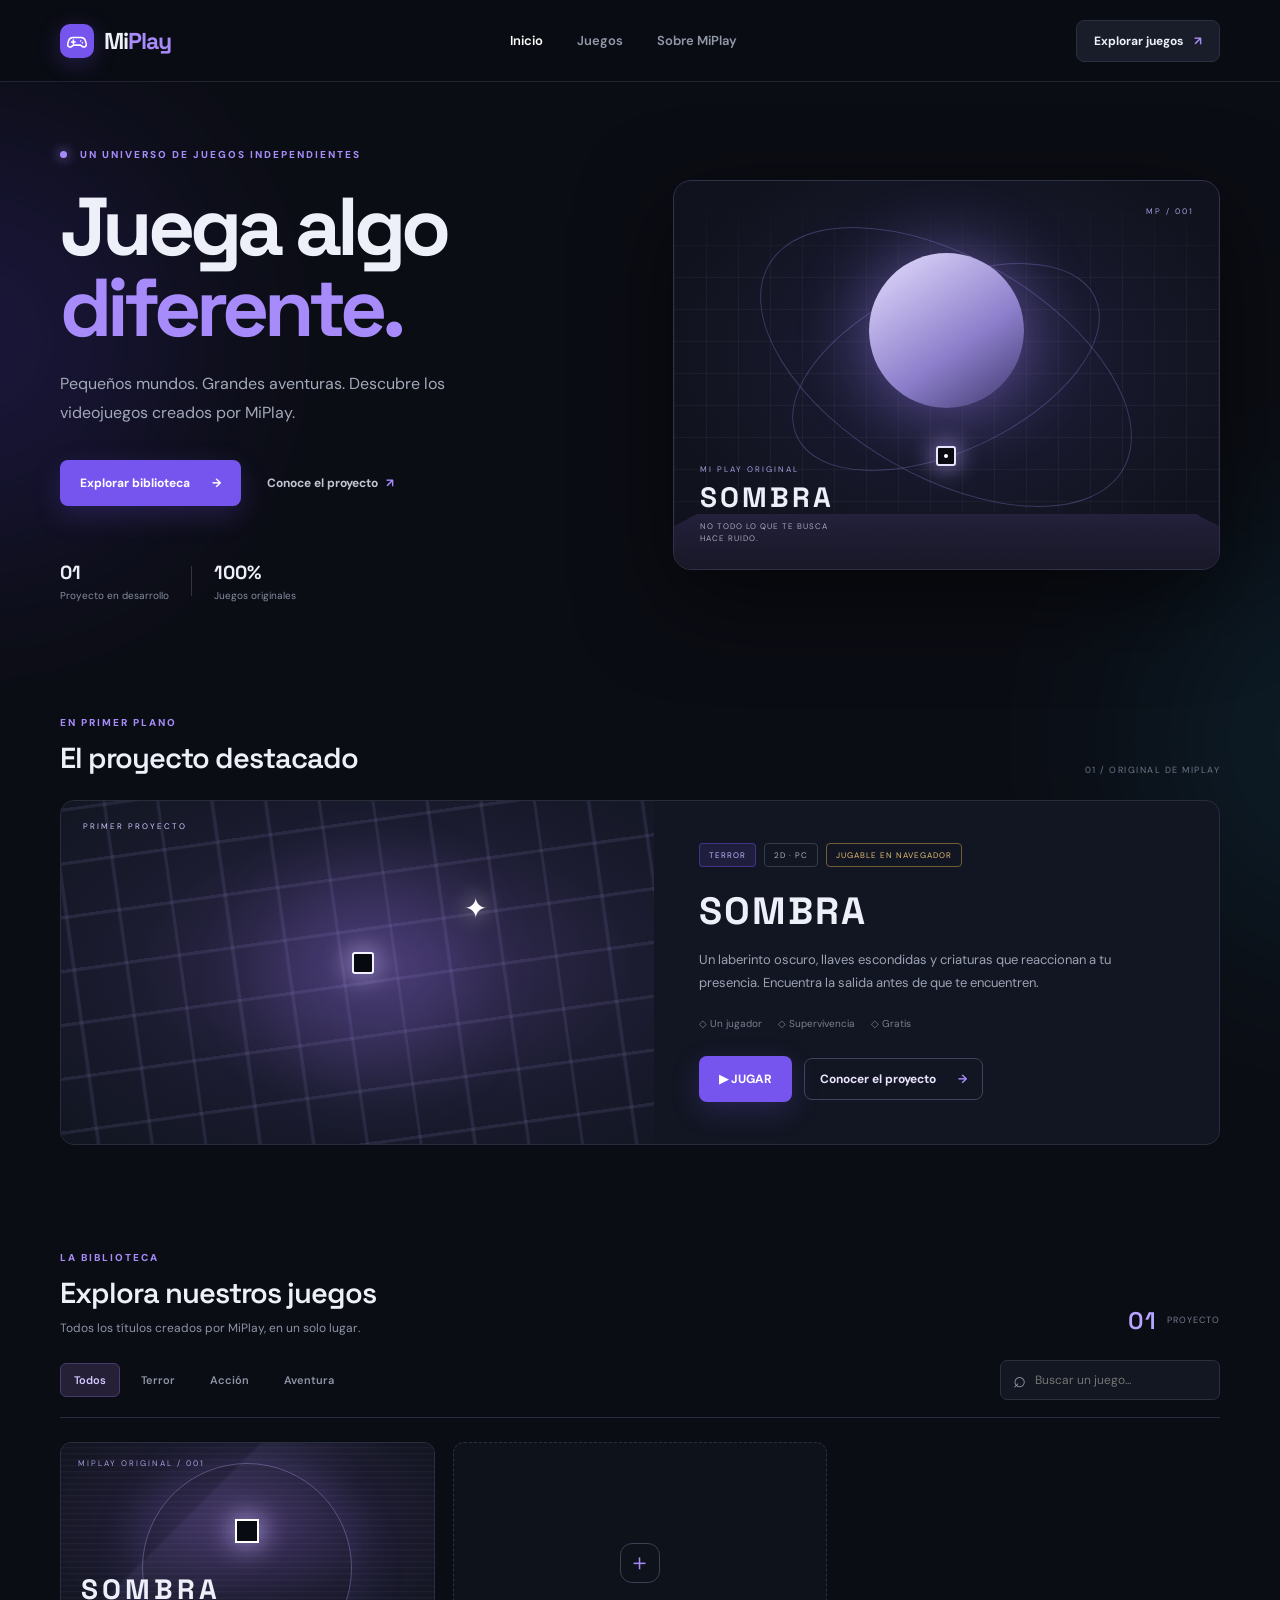
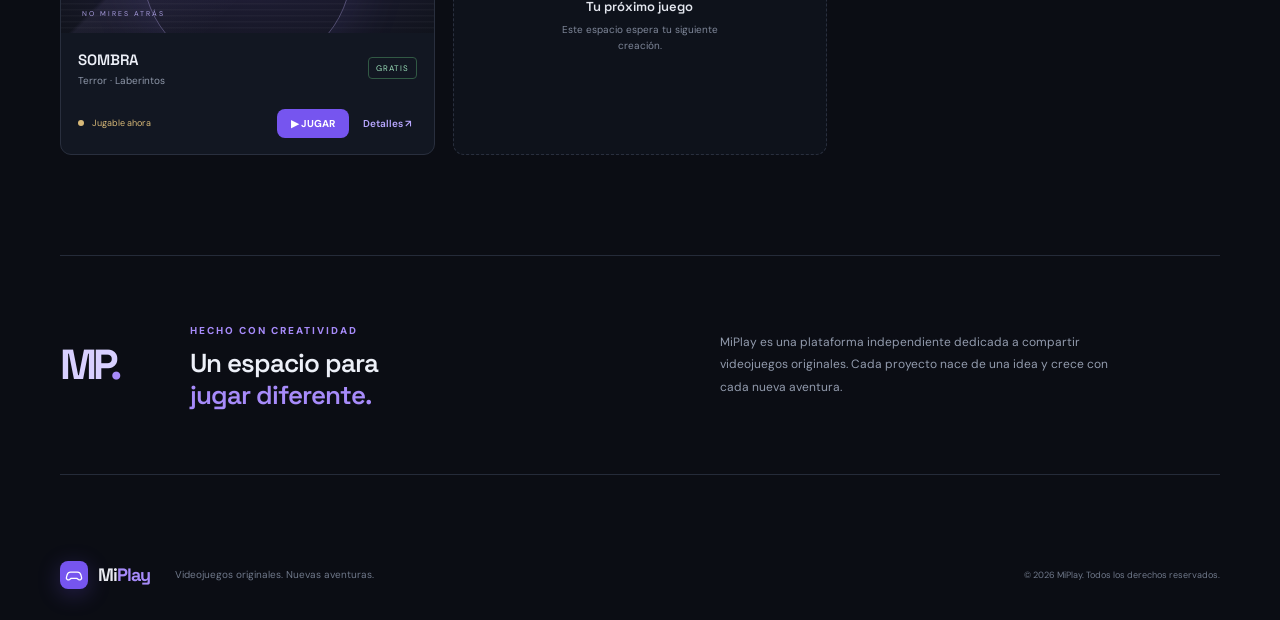
<file: index.html>
<!doctype html>
<html lang="es">
<head>
  <meta charset="utf-8">
  <meta name="viewport" content="width=device-width, initial-scale=1">
  <meta name="theme-color" content="#0b0d14">
  <meta name="description" content="MiPlay: descubre videojuegos independientes creados por nosotros.">
  <title>MiPlay — Juega algo diferente</title>
  <link rel="preconnect" href="https://fonts.googleapis.com">
  <link rel="preconnect" href="https://fonts.gstatic.com" crossorigin>
  <link href="https://fonts.googleapis.com/css2?family=DM+Sans:wght@400;500;600;700;800&family=Space+Grotesk:wght@500;600;700&display=swap" rel="stylesheet">
  <link rel="stylesheet" href="styles.css">
</head>
<body>
  <div class="ambient ambient-one"></div><div class="ambient ambient-two"></div>
  <header class="topbar">
    <a class="brand" href="#" aria-label="MiPlay inicio"><span class="brand-mark"><svg viewBox="0 0 24 24" aria-hidden="true"><path d="M7.5 8.2h9a4.8 4.8 0 0 1 4.6 3.4l1 3.5a2.7 2.7 0 0 1-4.2 2.9l-2.1-1.5H8.2l-2.1 1.5a2.7 2.7 0 0 1-4.2-2.9l1-3.5a4.8 4.8 0 0 1 4.6-3.4Z"/><path d="M8 11v4m-2-2h4m6-1h.01M18 14h.01"/></svg></span><span>Mi<span>Play</span></span></a>
    <nav class="nav-links"><a class="active" href="#inicio">Inicio</a><a href="#juegos">Juegos</a><a href="#nosotros">Sobre MiPlay</a></nav>
    <a class="top-cta" href="#juegos">Explorar juegos <span>↗</span></a>
    <button class="menu-toggle" id="menuToggle" aria-label="Abrir menú">☰</button>
  </header>

  <main>
    <section class="hero page-wrap" id="inicio">
      <div class="hero-copy">
        <div class="eyebrow"><span class="pulse"></span> UN UNIVERSO DE JUEGOS INDEPENDIENTES</div>
        <h1>Juega algo<br><em>diferente.</em></h1>
        <p class="hero-lead">Pequeños mundos. Grandes aventuras. Descubre los videojuegos creados por MiPlay.</p>
        <div class="hero-actions"><a class="btn btn-primary" href="#juegos">Explorar biblioteca <span>→</span></a><a class="text-link" href="#nosotros">Conoce el proyecto <span>↗</span></a></div>
        <div class="hero-stats"><div><strong>01</strong><span>Proyecto en desarrollo</span></div><i></i><div><strong>100%</strong><span>Juegos originales</span></div></div>
      </div>
      <div class="hero-art" aria-label="Arte conceptual abstracto de un videojuego oscuro">
        <div class="art-grid"></div><div class="art-orbit orbit-a"></div><div class="art-orbit orbit-b"></div>
        <div class="art-moon"></div><div class="art-floor"></div>
        <div class="art-player"><span></span></div>
        <div class="art-label"><small>MI PLAY ORIGINAL</small><b>SOMBRA</b><span>NO TODO LO QUE TE BUSCA<br>HACE RUIDO.</span></div>
        <div class="art-index">MP / 001</div>
      </div>
    </section>

    <section class="featured page-wrap">
      <div class="section-heading"><div><span class="section-kicker">EN PRIMER PLANO</span><h2>El proyecto destacado</h2></div><span class="section-note">01 / ORIGINAL DE MIPLAY</span></div>
      <article class="feature-card">
        <div class="feature-visual">
          <div class="maze-lines"></div><div class="maze-glow"></div><div class="maze-player"></div><div class="maze-key">✦</div>
          <span class="visual-tag">PRIMER PROYECTO</span>
        </div>
        <div class="feature-info">
          <div class="tag-row"><span class="tag purple">TERROR</span><span class="tag">2D · PC</span><span class="tag status">JUGABLE EN NAVEGADOR</span></div>
          <h3>SOMBRA</h3>
          <p>Un laberinto oscuro, llaves escondidas y criaturas que reaccionan a tu presencia. Encuentra la salida antes de que te encuentren.</p>
          <div class="feature-meta"><span>◇ Un jugador</span><span>◇ Supervivencia</span><span>◇ Gratis</span></div>
          <div class="feature-buttons"><button class="btn btn-primary" data-play>▶ JUGAR</button><button class="btn btn-outline" id="detailsButton">Conocer el proyecto <span>→</span></button></div>
        </div>
      </article>
    </section>

    <section class="library page-wrap" id="juegos">
      <div class="section-heading library-heading"><div><span class="section-kicker">LA BIBLIOTECA</span><h2>Explora nuestros juegos</h2><p>Todos los títulos creados por MiPlay, en un solo lugar.</p></div><div class="library-count"><b>01</b><span>PROYECTO</span></div></div>
      <div class="library-tools"><div class="filters"><button class="filter active" data-filter="all">Todos</button><button class="filter" data-filter="horror">Terror</button><button class="filter" data-filter="action">Acción</button><button class="filter" data-filter="adventure">Aventura</button></div><label class="search"><span>⌕</span><input id="searchInput" type="search" placeholder="Buscar un juego..." aria-label="Buscar un juego"></label></div>
      <div class="game-grid" id="gameGrid">
        <article class="game-card" data-category="horror" data-name="sombra">
          <div class="game-cover cover-shadow"><div class="cover-noise"></div><div class="cover-ring"></div><div class="cover-square"></div><span class="cover-code">MIPLAY ORIGINAL / 001</span><b class="cover-title">SOMBRA</b><span class="cover-sub">NO MIRES ATRÁS</span></div>
          <div class="game-card-info"><div><h3>SOMBRA</h3><p>Terror · Laberintos</p></div><span class="free-label">GRATIS</span></div>
          <div class="game-card-bottom"><span class="development"><i></i> Jugable ahora</span><div class="card-actions"><button class="card-action card-play" data-play>▶ JUGAR</button><button class="card-action" data-details>Detalles ↗</button></div></div>
        </article>
        <div class="empty-card"><div class="plus-icon">＋</div><b>Tu próximo juego</b><span>Este espacio espera tu siguiente creación.</span></div>
      </div>
      <p class="no-results" id="noResults" hidden>No encontramos juegos con esa búsqueda.</p>
    </section>

    <section class="about page-wrap" id="nosotros">
      <div class="about-mark">MP<span>.</span></div><div><span class="section-kicker">HECHO CON CREATIVIDAD</span><h2>Un espacio para<br><em>jugar diferente.</em></h2></div><p>MiPlay es una plataforma independiente dedicada a compartir videojuegos originales. Cada proyecto nace de una idea y crece con cada nueva aventura.</p>
    </section>
  </main>
  <footer class="footer"><a class="brand footer-brand" href="#"><span class="brand-mark"><svg viewBox="0 0 24 24"><path d="M7.5 8.2h9a4.8 4.8 0 0 1 4.6 3.4l1 3.5a2.7 2.7 0 0 1-4.2 2.9l-2.1-1.5H8.2l-2.1 1.5a2.7 2.7 0 0 1-4.2-2.9l1-3.5a4.8 4.8 0 0 1 4.6-3.4Z"/></svg></span><span>Mi<span>Play</span></span></a><span>Videojuegos originales. Nuevas aventuras.</span><small>© <span id="year"></span> MiPlay. Todos los derechos reservados.</small></footer>

  <div class="modal-backdrop" id="modal" aria-hidden="true"><section class="modal" role="dialog" aria-modal="true" aria-labelledby="modalTitle"><button class="modal-close" id="modalClose" aria-label="Cerrar">×</button><span class="section-kicker">MIPLAY ORIGINAL / 001</span><h2 id="modalTitle">SOMBRA</h2><p>Un juego de terror y supervivencia en 2D. Recorre laberintos, encuentra las llaves y evita a las criaturas que patrullan la oscuridad.</p><div class="modal-facts"><span>Género<strong>Terror / Supervivencia</strong></span><span>Plataforma<strong>Navegador (PC)</strong></span><span>Precio<strong>Gratis</strong></span><span>Estado<strong>Jugable · en desarrollo</strong></span></div><button class="btn btn-primary modal-play" data-play>▶ JUGAR AHORA</button><div class="modal-notice">Se juega directo en el navegador, sin descargar nada. Usa un computador con teclado para la mejor experiencia.</div></section></div>
  <div class="player" id="player" aria-hidden="true" hidden>
    <div class="player-bar"><b>SOMBRA</b><span class="player-hint">Haz clic en el juego para que responda al teclado</span><div class="player-btns"><button id="playerFull" aria-label="Pantalla completa">⛶ Pantalla completa</button><button id="playerClose" aria-label="Cerrar juego">× Salir</button></div></div>
    <div class="player-stage"><iframe id="playerFrame" title="SOMBRA" allow="fullscreen; autoplay; gamepad" allowfullscreen></iframe></div>
  </div>
  <script src="script.js"></script>
</body>
</html>
</file>
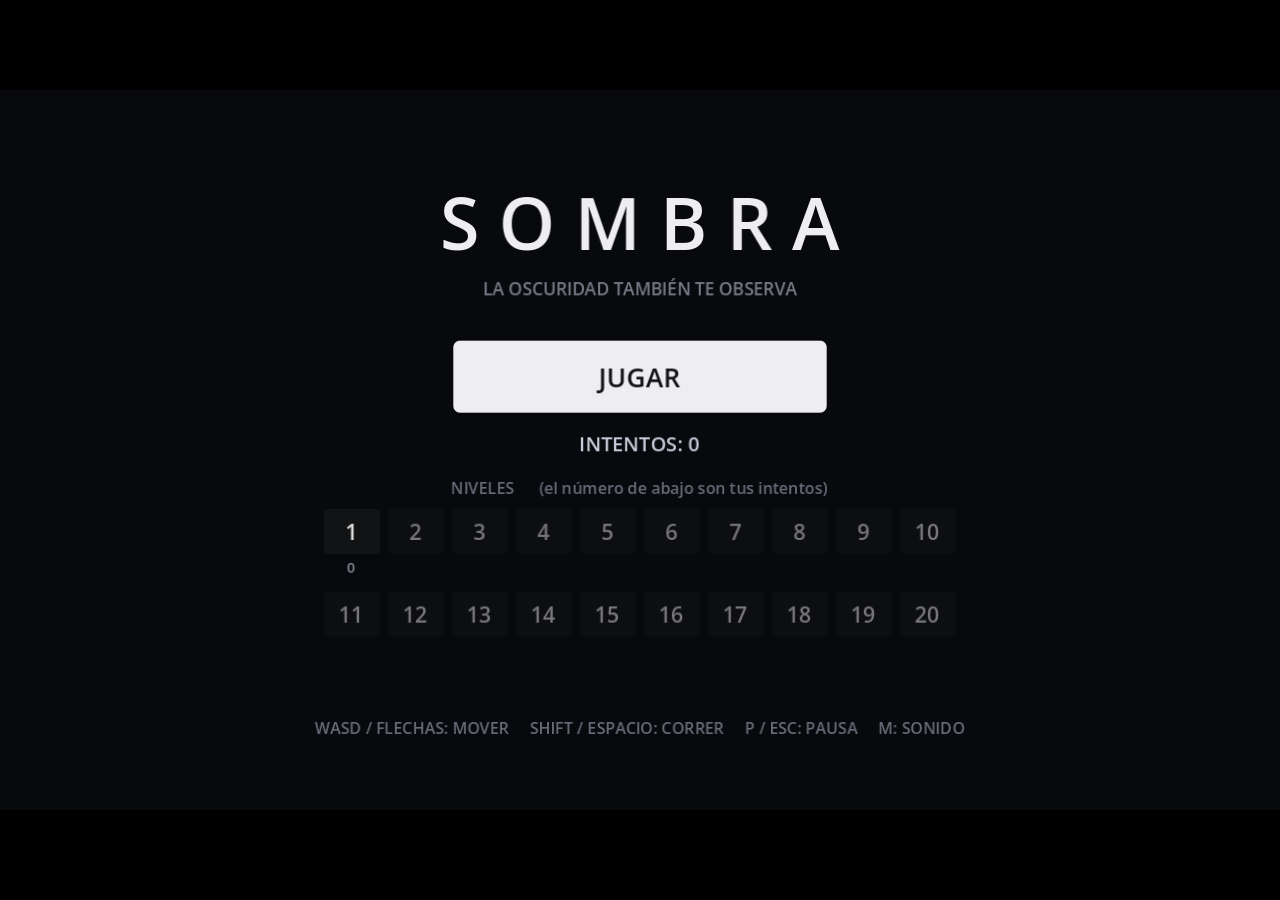
<file: juego/SOMBRA.html>
<!DOCTYPE html>
<html lang="en">
	<head>
		<meta charset="utf-8">
		<meta name="viewport" content="width=device-width, user-scalable=no, initial-scale=1.0">
		<title>SOMBRA</title>
		<style>
html, body, #canvas {
	margin: 0;
	padding: 0;
	border: 0;
}

body {
	color: white;
	background-color: black;
	overflow: hidden;
	touch-action: none;
}

#canvas {
	display: block;
}

#canvas:focus {
	outline: none;
}

#status, #status-splash, #status-progress {
	position: absolute;
	left: 0;
	right: 0;
}

#status, #status-splash {
	top: 0;
	bottom: 0;
}

#status {
	background-color: #242424;
	display: flex;
	flex-direction: column;
	justify-content: center;
	align-items: center;
	visibility: hidden;
}

#status-splash {
	max-height: 100%;
	max-width: 100%;
	margin: auto;
}

#status-splash.show-image--false {
	display: none;
}

#status-splash.fullsize--true {
	height: 100%;
	width: 100%;
	object-fit: contain;
}

#status-splash.use-filter--false {
	image-rendering: pixelated;
}

#status-progress, #status-notice {
	display: none;
}

#status-progress {
	bottom: 10%;
	width: 50%;
	margin: 0 auto;
}

#status-notice {
	background-color: #5b3943;
	border-radius: 0.5rem;
	border: 1px solid #9b3943;
	color: #e0e0e0;
	font-family: 'Noto Sans', 'Droid Sans', Arial, sans-serif;
	line-height: 1.3;
	margin: 0 2rem;
	overflow: hidden;
	padding: 1rem;
	text-align: center;
	z-index: 1;
}
		</style>

	</head>
	<body>
		<canvas id="canvas">
			Your browser does not support the canvas tag.
		</canvas>

		<noscript>
			Your browser does not support JavaScript.
		</noscript>

		<div id="status">
			<img id="status-splash" class="show-image--true fullsize--true use-filter--true" src="SOMBRA.png" alt="">
			<progress id="status-progress"></progress>
			<div id="status-notice"></div>
		</div>

		<script src="SOMBRA.js"></script>
		<script>
const GODOT_CONFIG = {"args":[],"canvasResizePolicy":2,"emscriptenPoolSize":8,"ensureCrossOriginIsolationHeaders":true,"executable":"SOMBRA","experimentalVK":false,"fileSizes":{"SOMBRA.pck":41496,"SOMBRA.wasm":37695054},"focusCanvas":true,"gdextensionLibs":[],"godotPoolSize":4};
const GODOT_THREADS_ENABLED = false;
const engine = new Engine(GODOT_CONFIG);

(function () {
	const statusOverlay = document.getElementById('status');
	const statusProgress = document.getElementById('status-progress');
	const statusNotice = document.getElementById('status-notice');

	let initializing = true;
	let statusMode = '';

	function setStatusMode(mode) {
		if (statusMode === mode || !initializing) {
			return;
		}
		if (mode === 'hidden') {
			statusOverlay.remove();
			initializing = false;
			return;
		}
		statusOverlay.style.visibility = 'visible';
		statusProgress.style.display = mode === 'progress' ? 'block' : 'none';
		statusNotice.style.display = mode === 'notice' ? 'block' : 'none';
		statusMode = mode;
	}

	function setStatusNotice(text) {
		while (statusNotice.lastChild) {
			statusNotice.removeChild(statusNotice.lastChild);
		}
		const lines = text.split('\n');
		lines.forEach((line) => {
			statusNotice.appendChild(document.createTextNode(line));
			statusNotice.appendChild(document.createElement('br'));
		});
	}

	function displayFailureNotice(err) {
		console.error(err);
		if (err instanceof Error) {
			setStatusNotice(err.message);
		} else if (typeof err === 'string') {
			setStatusNotice(err);
		} else {
			setStatusNotice('An unknown error occurred.');
		}
		setStatusMode('notice');
		initializing = false;
	}

	const missing = Engine.getMissingFeatures({
		threads: GODOT_THREADS_ENABLED,
	});

	if (missing.length !== 0) {
		if (GODOT_CONFIG['serviceWorker'] && GODOT_CONFIG['ensureCrossOriginIsolationHeaders'] && 'serviceWorker' in navigator) {
			let serviceWorkerRegistrationPromise;
			try {
				serviceWorkerRegistrationPromise = navigator.serviceWorker.getRegistration();
			} catch (err) {
				serviceWorkerRegistrationPromise = Promise.reject(new Error('Service worker registration failed.'));
			}
			// There's a chance that installing the service worker would fix the issue
			Promise.race([
				serviceWorkerRegistrationPromise.then((registration) => {
					if (registration != null) {
						return Promise.reject(new Error('Service worker already exists.'));
					}
					return registration;
				}).then(() => engine.installServiceWorker()),
				// For some reason, `getRegistration()` can stall
				new Promise((resolve) => {
					setTimeout(() => resolve(), 2000);
				}),
			]).then(() => {
				// Reload if there was no error.
				window.location.reload();
			}).catch((err) => {
				console.error('Error while registering service worker:', err);
			});
		} else {
			// Display the message as usual
			const missingMsg = 'Error\nThe following features required to run Godot projects on the Web are missing:\n';
			displayFailureNotice(missingMsg + missing.join('\n'));
		}
	} else {
		setStatusMode('progress');
		engine.startGame({
			'onProgress': function (current, total) {
				if (current > 0 && total > 0) {
					statusProgress.value = current;
					statusProgress.max = total;
				} else {
					statusProgress.removeAttribute('value');
					statusProgress.removeAttribute('max');
				}
			},
		}).then(() => {
			setStatusMode('hidden');
		}, displayFailureNotice);
	}
}());
		</script>
	</body>
</html>
</file>
<file: styles.css>
*{box-sizing:border-box}html{scroll-behavior:smooth}body{margin:0;background:#0b0d14;color:#edf0f8;font-family:"DM Sans",sans-serif;overflow-x:hidden}a{color:inherit;text-decoration:none}.ambient{position:absolute;pointer-events:none;filter:blur(100px);opacity:.16;z-index:-1;border-radius:50%}.ambient-one{width:420px;height:420px;background:#6947ff;top:130px;left:-240px}.ambient-two{width:420px;height:420px;background:#166b88;top:530px;right:-280px}.page-wrap{width:min(1160px,calc(100% - 64px));margin:auto}.topbar{height:82px;border-bottom:1px solid #202431;display:flex;align-items:center;padding:0 max(32px,calc((100% - 1160px)/2));gap:48px;background:rgba(11,13,20,.88);backdrop-filter:blur(16px);position:sticky;top:0;z-index:10}.brand{display:flex;align-items:center;gap:10px;font:700 23px "Space Grotesk",sans-serif;letter-spacing:-1px}.brand>span:last-child>span{color:#a78bfa}.brand-mark{width:34px;height:34px;background:#7655ef;border-radius:10px;display:grid;place-items:center;box-shadow:0 5px 22px #7655ef44}.brand-mark svg{width:22px;fill:none;stroke:#fff;stroke-width:1.7;stroke-linecap:round;stroke-linejoin:round}.nav-links{display:flex;gap:34px;margin:auto;color:#9299aa;font-size:13px;font-weight:600}.nav-links a:hover,.nav-links .active{color:#fff}.top-cta{font-size:12px;font-weight:700;background:#191d29;border:1px solid #2a3040;padding:12px 17px;border-radius:8px}.top-cta span{color:#a78bfa;margin-left:8px}.menu-toggle{display:none;background:none;border:0;color:#fff;font-size:22px}.hero{min-height:560px;display:grid;grid-template-columns:1fr 1fr;align-items:center;gap:65px;padding-top:66px;padding-bottom:72px}.eyebrow,.section-kicker{font-size:10px;letter-spacing:2px;font-weight:800;color:#a78bfa}.pulse{display:inline-block;width:7px;height:7px;background:#a78bfa;border-radius:50%;margin-right:9px;box-shadow:0 0 12px #a78bfa}.hero h1{font:700 clamp(55px,7vw,82px)/.99 "Space Grotesk",sans-serif;letter-spacing:-5px;margin:25px 0 22px}.hero h1 em,.about h2 em{font-style:normal;color:#a78bfa}.hero-lead{max-width:430px;color:#a2a9b9;font-size:16px;line-height:1.8}.hero-actions{display:flex;align-items:center;gap:26px;margin-top:32px}.btn{border:0;display:inline-flex;align-items:center;gap:22px;padding:15px 20px;border-radius:8px;font:700 12px "DM Sans";cursor:pointer}.btn-primary{background:#7655ef;color:white;box-shadow:0 9px 28px #7655ef38}.btn-primary:hover{background:#896df8;transform:translateY(-1px)}.text-link{font-size:12px;color:#c0c5d1;font-weight:700}.text-link span{color:#a78bfa;margin-left:5px}.hero-stats{display:flex;gap:22px;align-items:center;margin-top:54px}.hero-stats div{display:grid;gap:4px}.hero-stats strong{font:700 19px "Space Grotesk"}.hero-stats span{font-size:10px;color:#858d9f}.hero-stats i{height:30px;width:1px;background:#303545}.hero-art{height:390px;position:relative;overflow:hidden;border:1px solid #303046;border-radius:18px;background:radial-gradient(ellipse at 52% 45%,#29264b 0%,#17182b 40%,#10131d 75%);box-shadow:0 30px 90px #0008}.art-grid{position:absolute;inset:0;background-image:linear-gradient(#ffffff0a 1px,transparent 1px),linear-gradient(90deg,#ffffff0a 1px,transparent 1px);background-size:32px 32px;mask-image:linear-gradient(transparent,#000 25%,#000 80%,transparent)}.art-moon{position:absolute;width:155px;height:155px;border-radius:50%;background:linear-gradient(145deg,#e6e0ff,#8c7ecb 60%,#3e376b);top:72px;left:calc(50% - 77px);box-shadow:0 0 70px #9e8aff77}.art-orbit{position:absolute;border:1px solid #a995ff44;border-radius:50%;left:50%;top:48%;transform:translate(-50%,-50%) rotate(-25deg)}.orbit-a{width:330px;height:170px}.orbit-b{width:410px;height:220px;transform:translate(-50%,-50%) rotate(30deg)}.art-floor{position:absolute;bottom:-75px;left:-10%;width:120%;height:180px;background:linear-gradient(180deg,#24213c,#11131d);transform:perspective(230px) rotateX(54deg);border-top:1px solid #8d7bdc66}.art-player{position:absolute;left:calc(50% - 10px);bottom:103px;width:20px;height:20px;background:#080a10;border:2px solid #e7e3ff;box-shadow:0 0 24px #b6a5ff;border-radius:3px;display:grid;place-items:center}.art-player span{width:4px;height:4px;background:#fff;border-radius:50%}.art-label{position:absolute;left:26px;bottom:25px;display:grid;gap:5px}.art-label small,.art-index,.cover-code{font-size:8px;letter-spacing:2px;color:#a99de0}.art-label b{font:700 28px "Space Grotesk";letter-spacing:3px}.art-label span{font-size:8px;line-height:1.5;letter-spacing:1px;color:#a5a5ba}.art-index{position:absolute;right:25px;top:25px}.featured{padding:36px 0 88px}.section-heading{display:flex;align-items:end;justify-content:space-between;margin-bottom:24px}.section-heading h2,.about h2{font:600 29px "Space Grotesk";letter-spacing:-1px;margin:8px 0 0}.section-note{font-size:9px;letter-spacing:1.5px;color:#6e7689}.feature-card{display:grid;grid-template-columns:1.05fr 1fr;min-height:300px;background:#121622;border:1px solid #272d3b;border-radius:14px;overflow:hidden}.feature-visual{position:relative;min-height:300px;background:radial-gradient(ellipse at 55% 48%,#3c315f,#1b1c30 55%,#111520);overflow:hidden}.maze-lines{position:absolute;inset:0;background:repeating-linear-gradient(90deg,transparent 0 38px,#c0b1ff19 39px 41px),repeating-linear-gradient(0deg,transparent 0 38px,#c0b1ff19 39px 41px);transform:scale(1.3) rotate(-8deg)}.maze-glow{position:absolute;width:210px;height:210px;border-radius:50%;background:#9c83ff22;filter:blur(35px);left:34%;top:20%}.maze-player{position:absolute;left:49%;top:44%;width:22px;height:22px;background:#070911;border:2px solid #f4f0ff;box-shadow:0 0 28px #d1c2ff;border-radius:3px}.maze-key{position:absolute;left:68%;top:26%;color:#fff;font-size:28px;text-shadow:0 0 22px white}.visual-tag{position:absolute;left:22px;top:20px;font-size:8px;letter-spacing:2px;color:#d2c9ff}.feature-info{padding:42px 45px;align-self:center}.tag-row{display:flex;gap:8px;flex-wrap:wrap}.tag{font-size:8px;letter-spacing:1px;padding:6px 9px;border:1px solid #343b4b;border-radius:4px;color:#aab2c3}.tag.purple{background:#7655ef22;border-color:#7655ef66;color:#c4b4ff}.tag.status{color:#e3bd72;border-color:#715d38}.feature-info h3{font:700 38px "Space Grotesk";letter-spacing:2px;margin:20px 0 9px}.feature-info p{font-size:13px;color:#9ba3b5;line-height:1.8;max-width:450px}.feature-meta{display:flex;gap:16px;flex-wrap:wrap;color:#777f91;font-size:10px;margin:22px 0 26px}.btn-outline{background:transparent;border:1px solid #45405f;color:#e8e3ff;padding:12px 15px}.btn-outline:hover{border-color:#a78bfa}.btn-outline span{color:#a78bfa}.library{padding:12px 0 100px}.library-heading p{color:#8d95a7;font-size:12px;margin:9px 0 0}.library-count{display:flex;align-items:center;gap:10px;color:#747c8d;font-size:9px;letter-spacing:1px}.library-count b{font:600 24px "Space Grotesk";color:#b7a5ff}.library-tools{display:flex;justify-content:space-between;align-items:center;border-bottom:1px solid #272d3a;padding-bottom:17px;margin-bottom:24px}.filters{display:flex;gap:7px}.filter{background:transparent;border:1px solid transparent;border-radius:6px;padding:9px 13px;color:#8d95a7;font:600 11px "DM Sans";cursor:pointer}.filter.active,.filter:hover{background:#252036;border-color:#473b70;color:#d5c9ff}.search{display:flex;align-items:center;gap:9px;background:#121722;border:1px solid #293040;border-radius:7px;padding:0 12px;width:220px;color:#8d95a7}.search span{font-size:22px}.search input{width:100%;background:none;border:0;outline:0;color:#fff;padding:11px 0;font:12px "DM Sans"}.game-grid{display:grid;grid-template-columns:repeat(3,minmax(0,1fr));gap:18px}.game-card,.empty-card{border:1px solid #292f3e;background:#121722;border-radius:11px;overflow:hidden;transition:.2s}.game-card:hover{transform:translateY(-4px);border-color:#5a4c8a;box-shadow:0 14px 30px #0004}.game-cover{height:190px;position:relative;overflow:hidden}.cover-shadow{background:radial-gradient(ellipse at 50% 45%,#403363,#1c1b30 52%,#10131c)}.cover-noise{position:absolute;inset:0;background:repeating-linear-gradient(0deg,transparent 0 4px,#ffffff08 5px 6px),linear-gradient(135deg,transparent 35%,#b8a4ff13 36%,transparent 60%)}.cover-ring{position:absolute;width:210px;height:210px;border:1px solid #c3b5ff55;border-radius:50%;left:calc(50% - 105px);top:20px;box-shadow:0 0 60px #9884ff22}.cover-square{position:absolute;width:24px;height:24px;border:2px solid #fff;background:#090b12;left:calc(50% - 12px);top:76px;box-shadow:0 0 28px #c8baff}.cover-code{position:absolute;left:17px;top:15px}.cover-title{position:absolute;bottom:26px;left:20px;font:700 28px "Space Grotesk";letter-spacing:4px}.cover-sub{position:absolute;bottom:15px;left:21px;font-size:7px;letter-spacing:2px;color:#a99de0}.game-card-info{display:flex;justify-content:space-between;align-items:center;padding:17px 17px 10px}.game-card-info h3{font:600 15px "Space Grotesk";margin:0 0 5px}.game-card-info p{font-size:10px;color:#8e97a9;margin:0}.free-label{font-size:8px;letter-spacing:1px;color:#9de1bb;border:1px solid #315944;border-radius:4px;padding:5px 7px}.game-card-bottom{display:flex;align-items:center;justify-content:space-between;padding:12px 17px 16px}.development{font-size:9px;color:#d8b978}.development i{display:inline-block;width:6px;height:6px;border-radius:50%;background:#d8b978;margin-right:6px}.card-action{border:0;background:none;color:#b8a7ff;font:600 10px "DM Sans";cursor:pointer}.empty-card{min-height:280px;display:flex;flex-direction:column;align-items:center;justify-content:center;text-align:center;padding:25px;border-style:dashed;background:#0e121b;color:#e4e7ef}.plus-icon{width:40px;height:40px;border:1px solid #3a4051;border-radius:12px;display:grid;place-items:center;font-size:23px;color:#a78bfa;margin-bottom:15px}.empty-card b{font:600 13px "Space Grotesk"}.empty-card span{font-size:10px;color:#7f8799;line-height:1.6;max-width:170px;margin-top:7px}.no-results{color:#929bad;font-size:13px}.about{border-top:1px solid #252b39;border-bottom:1px solid #252b39;padding:62px 0;display:grid;grid-template-columns:100px 1fr 1fr;align-items:center;gap:30px;margin-bottom:55px}.about-mark{font:700 42px "Space Grotesk";letter-spacing:-4px;color:#d8d0ff}.about-mark span{color:#a78bfa}.about h2{font-size:26px;line-height:1.25}.about>p{color:#929bad;font-size:12px;line-height:1.9;max-width:400px}.footer{min-height:90px;padding:20px max(32px,calc((100% - 1160px)/2));display:flex;align-items:center;gap:25px;color:#70798b}.footer-brand{color:#e9eaf1;font-size:18px}.footer-brand .brand-mark{width:28px;height:28px;border-radius:8px}.footer-brand .brand-mark svg{width:18px}.footer>span{font-size:10px}.footer small{margin-left:auto;font-size:9px}.modal-backdrop{position:fixed;inset:0;background:#05060bdc;backdrop-filter:blur(8px);z-index:30;display:none;place-items:center;padding:20px}.modal-backdrop.open{display:grid}.modal{width:min(500px,100%);background:#151a27;border:1px solid #38344f;border-radius:15px;padding:36px;position:relative;box-shadow:0 30px 90px #0009}.modal-close{position:absolute;right:17px;top:13px;border:0;background:none;color:#aab1c2;font-size:28px;cursor:pointer}.modal h2{font:700 34px "Space Grotesk";letter-spacing:2px;margin:13px 0}.modal>p{font-size:13px;line-height:1.8;color:#a2aabc}.modal-facts{display:grid;grid-template-columns:1fr 1fr;gap:18px;margin:25px 0}.modal-facts span{font-size:9px;color:#818a9c;display:grid;gap:6px}.modal-facts strong{font-size:11px;color:#e4e7ef}.modal-notice{background:#28233b;border:1px solid #4a3d71;color:#cbbdff;border-radius:7px;padding:13px;font-size:11px;line-height:1.6}[hidden]{display:none!important}@media(max-width:800px){.topbar{gap:20px}.nav-links{gap:17px}.hero{gap:30px}.feature-info{padding:30px}.game-grid{grid-template-columns:repeat(2,minmax(0,1fr))}.about{grid-template-columns:70px 1fr}.about>p{grid-column:2}.hero h1{font-size:64px}}@media(max-width:600px){.page-wrap{width:calc(100% - 36px)}.topbar{height:68px;padding:0 18px;justify-content:space-between}.nav-links{display:none;position:absolute;top:67px;left:0;right:0;background:#111520;padding:18px 22px;border-bottom:1px solid #293040;flex-direction:column;gap:18px}.nav-links.open{display:flex}.top-cta{display:none}.menu-toggle{display:block}.hero{grid-template-columns:1fr;padding-top:55px;gap:35px}.hero h1{font-size:65px}.hero-art{height:310px}.hero-stats{margin-top:35px}.featured{padding:20px 0 65px}.section-heading h2{font-size:24px}.section-note{display:none}.feature-card{grid-template-columns:1fr}.feature-visual{min-height:230px}.feature-info{padding:27px 23px}.feature-info h3{font-size:32px}.library{padding-bottom:65px}.library-tools{align-items:stretch;flex-direction:column;gap:15px}.filters{overflow:auto}.filter{white-space:nowrap}.search{width:100%}.game-grid{grid-template-columns:1fr 1fr;gap:10px}.game-cover{height:145px}.cover-title{font-size:22px;left:13px}.game-card-info,.game-card-bottom{padding-left:11px;padding-right:11px}.game-card-info{align-items:flex-start;gap:5px;flex-direction:column}.empty-card{min-height:240px;padding:13px}.about{grid-template-columns:1fr;gap:12px;padding:45px 0}.about>p{grid-column:auto}.about-mark{font-size:34px}.footer{padding:22px 18px;flex-wrap:wrap;gap:12px}.footer small{width:100%;margin:0}.modal{padding:28px 22px}}
/* Reproductor */
.feature-buttons{display:flex;flex-wrap:wrap;gap:12px;align-items:center}
.card-actions{display:flex;gap:8px;align-items:center}
.card-play{background:#7655ef;color:#fff;border:0;border-radius:8px;padding:8px 14px;font-weight:700;cursor:pointer}
.card-play:hover{background:#8b6cff}
.modal-play{margin:18px 0 0;width:100%;justify-content:center}
.player{position:fixed;inset:0;z-index:100;background:#05060a;display:flex;flex-direction:column}
.player[hidden]{display:none}
.player-bar{display:flex;align-items:center;gap:16px;padding:10px 18px;border-bottom:1px solid #202431;background:#0b0d14;font:700 15px "Space Grotesk",sans-serif}
.player-hint{color:#7d8496;font:500 12px "DM Sans",sans-serif;margin-right:auto}
.player-btns{display:flex;gap:8px}
.player-btns button{background:#191d29;border:1px solid #2a3040;color:#fff;border-radius:8px;padding:8px 14px;font:600 12px "DM Sans",sans-serif;cursor:pointer}
.player-btns button:hover{border-color:#7655ef}
.player-stage{flex:1;min-height:0;display:flex}
.player-stage iframe{flex:1;width:100%;height:100%;border:0;background:#000}
@media(max-width:640px){.player-hint{display:none}.player-bar{padding:8px 12px}}
</file>
